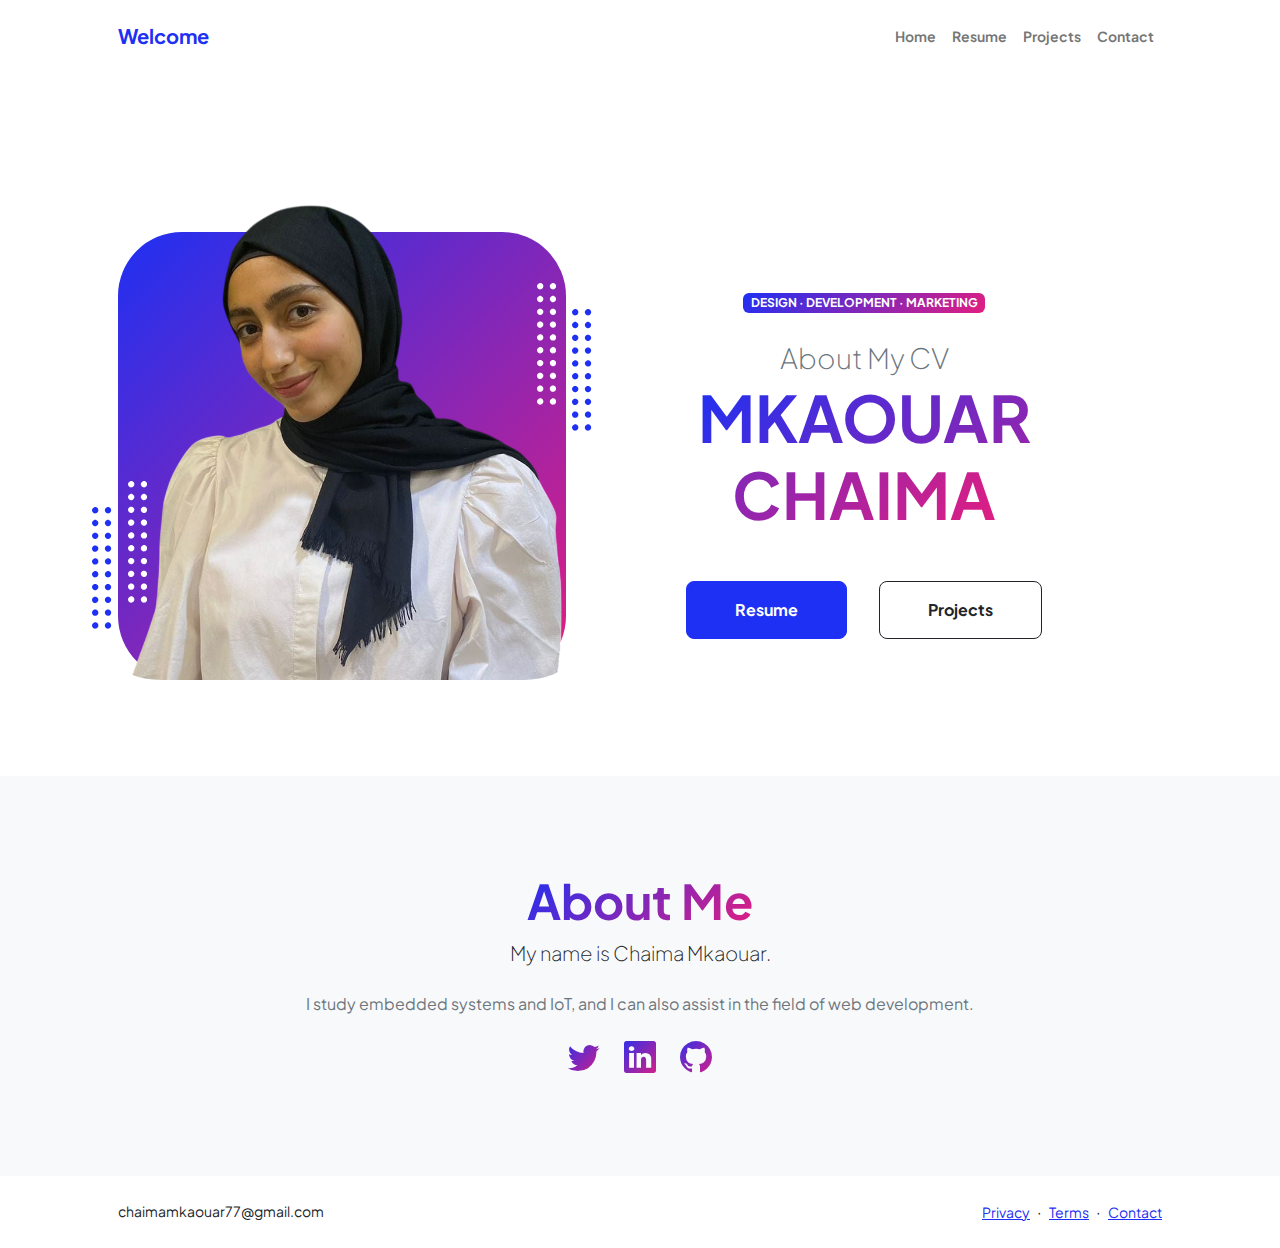
<file: docs/index.html>
<!DOCTYPE html>
<html lang="en">
    <head>
        <meta charset="utf-8" />
        <meta name="viewport" content="width=device-width, initial-scale=1, shrink-to-fit=no" />
        <meta name="description" content="" />
        <meta name="author" content="" />
        <title>Personal</title>
        <!-- Favicon-->
        <link rel="icon" type="image/x-icon" href="assets/favicon.ico" />
        <!-- Custom Google font-->
        <link rel="preconnect" href="https://fonts.googleapis.com" />
        <link rel="preconnect" href="https://fonts.gstatic.com" crossorigin />
        <link href="https://fonts.googleapis.com/css2?family=Plus+Jakarta+Sans:wght@100;200;300;400;500;600;700;800;900&amp;display=swap" rel="stylesheet" />
        <!-- Bootstrap icons-->
        <link href="https://cdn.jsdelivr.net/npm/bootstrap-icons@1.8.1/font/bootstrap-icons.css" rel="stylesheet" />
        <!-- Core theme CSS (includes Bootstrap)-->
        <link href="styles.css" rel="stylesheet" />
        <style>
            .profile-img{
                float: right;
            }
        </style>
    </head>
    <body class="d-flex flex-column h-100">
        <main class="flex-shrink-0">
            <!-- Navigation-->
            <nav class="navbar navbar-expand-lg navbar-light bg-white py-3">
                <div class="container px-5">
                    <a class="navbar-brand" href="index.html"><span class="fw-bolder text-primary">Welcome</span></a>
                    <button class="navbar-toggler" type="button" data-bs-toggle="collapse" data-bs-target="#navbarSupportedContent" aria-controls="navbarSupportedContent" aria-expanded="false" aria-label="Toggle navigation"><span class="navbar-toggler-icon"></span></button>
                    <div class="collapse navbar-collapse" id="navbarSupportedContent">
                        <ul class="navbar-nav ms-auto mb-2 mb-lg-0 small fw-bolder">
                            <li class="nav-item"><a class="nav-link" href="index.html">Home</a></li>
                            <li class="nav-item"><a class="nav-link" href="resume.html">Resume</a></li>
                            <li class="nav-item"><a class="nav-link" href="projects.html">Projects</a></li>
                            <li class="nav-item"><a class="nav-link" href="contact.html">Contact</a></li>
                        </ul>
                    </div>
                </div>
            </nav>
            <!-- Header-->
            <header class="py-5">
                <div class=" d-flex container px-5 pb-5">
                    <div class="col-xxl-7">
                            <!-- Header profile picture-->
                            <div class="d-flex justify-content-center mt-5 mt-xxl-0">
                                <div class="profile bg-gradient-primary-to-secondary">
                                    <!-- TIP: For best results, use a photo with a transparent background like the demo example below-->
                                    <!-- Watch a tutorial on how to do this on YouTube (link)-->
                                    <img class="profile-img" src="profile.png" alt="..." />
                                    <div class="dots-1">
                                        <!-- SVG Dots-->
                                        <svg version="1.1" xmlns="http://www.w3.org/2000/svg" xmlns:xlink="http://www.w3.org/1999/xlink" x="0px" y="0px" viewBox="0 0 191.6 1215.4" style="enable-background: new 0 0 191.6 1215.4" xml:space="preserve">
                                            <g transform="translate(0.000000,1280.000000) scale(0.100000,-0.100000)">
                                                <path d="M227.7,12788.6c-105-35-200-141-222-248c-43-206,163-412,369-369c155,32,275,190,260,339c-11,105-90,213-190,262        C383.7,12801.6,289.7,12808.6,227.7,12788.6z"></path>
                                                <path d="M1507.7,12788.6c-151-50-253-216-222-362c25-119,136-230,254-255c194-41,395,142,375,339c-11,105-90,213-190,262        C1663.7,12801.6,1569.7,12808.6,1507.7,12788.6z"></path>
                                                <path d="M227.7,11508.6c-105-35-200-141-222-248c-43-206,163-412,369-369c155,32,275,190,260,339c-11,105-90,213-190,262        C383.7,11521.6,289.7,11528.6,227.7,11508.6z"></path>
                                                <path d="M1507.7,11508.6c-151-50-253-216-222-362c25-119,136-230,254-255c194-41,395,142,375,339c-11,105-90,213-190,262        C1663.7,11521.6,1569.7,11528.6,1507.7,11508.6z"></path>
                                                <path d="M227.7,10228.6c-105-35-200-141-222-248c-43-206,163-412,369-369c155,32,275,190,260,339c-11,105-90,213-190,262        C383.7,10241.6,289.7,10248.6,227.7,10228.6z"></path>
                                                <path d="M1507.7,10228.6c-105-35-200-141-222-248c-43-206,163-412,369-369c155,32,275,190,260,339c-11,105-90,213-190,262        C1663.7,10241.6,1569.7,10248.6,1507.7,10228.6z"></path>
                                                <path d="M227.7,8948.6c-105-35-200-141-222-248c-43-206,163-412,369-369c155,32,275,190,260,339c-11,105-90,213-190,262        C383.7,8961.6,289.7,8968.6,227.7,8948.6z"></path>
                                                <path d="M1507.7,8948.6c-105-35-200-141-222-248c-43-206,163-412,369-369c155,32,275,190,260,339c-11,105-90,213-190,262        C1663.7,8961.6,1569.7,8968.6,1507.7,8948.6z"></path>
                                                <path d="M227.7,7668.6c-105-35-200-141-222-248c-43-206,163-412,369-369c155,32,275,190,260,339c-11,105-90,213-190,262        C383.7,7681.6,289.7,7688.6,227.7,7668.6z"></path>
                                                <path d="M1507.7,7668.6c-105-35-200-141-222-248c-43-206,163-412,369-369c155,32,275,190,260,339c-11,105-90,213-190,262        C1663.7,7681.6,1569.7,7688.6,1507.7,7668.6z"></path>
                                                <path d="M227.7,6388.6c-105-35-200-141-222-248c-43-206,163-412,369-369c155,32,275,190,260,339c-11,105-90,213-190,262        C383.7,6401.6,289.7,6408.6,227.7,6388.6z"></path>
                                                <path d="M1507.7,6388.6c-105-35-200-141-222-248c-43-206,163-412,369-369c155,32,275,190,260,339c-11,105-90,213-190,262        C1663.7,6401.6,1569.7,6408.6,1507.7,6388.6z"></path>
                                                <path d="M227.7,5108.6c-105-35-200-141-222-248c-43-206,163-412,369-369c155,32,275,190,260,339c-11,105-90,213-190,262        C383.7,5121.6,289.7,5128.6,227.7,5108.6z"></path>
                                                <path d="M1507.7,5108.6c-105-35-200-141-222-248c-43-206,163-412,369-369c155,32,275,190,260,339c-11,105-90,213-190,262        C1663.7,5121.6,1569.7,5128.6,1507.7,5108.6z"></path>
                                                <path d="M227.7,3828.6c-105-35-200-141-222-248c-43-206,163-412,369-369c155,32,275,190,260,339c-11,105-90,213-190,262        C383.7,3841.6,289.7,3848.6,227.7,3828.6z"></path>
                                                <path d="M1507.7,3828.6c-105-35-200-141-222-248c-43-206,163-412,369-369c155,32,275,190,260,339c-11,105-90,213-190,262        C1663.7,3841.6,1569.7,3848.6,1507.7,3828.6z"></path>
                                                <path d="M227.7,2548.6c-105-35-200-141-222-248c-43-206,163-412,369-369c155,32,275,190,260,339c-11,105-90,213-190,262        C383.7,2561.6,289.7,2568.6,227.7,2548.6z"></path>
                                                <path d="M1507.7,2548.6c-105-35-200-141-222-248c-43-206,163-412,369-369c155,32,275,190,260,339c-11,105-90,213-190,262        C1663.7,2561.6,1569.7,2568.6,1507.7,2548.6z"></path>
                                                <path d="M227.7,1268.6c-105-35-200-141-222-248c-43-206,163-412,369-369c155,32,275,190,260,339c-11,105-90,213-190,262        C383.7,1281.6,289.7,1288.6,227.7,1268.6z"></path>
                                                <path d="M1507.7,1268.6c-105-35-200-141-222-248c-43-206,163-412,369-369c155,32,275,190,260,339c-11,105-90,213-190,262        C1663.7,1281.6,1569.7,1288.6,1507.7,1268.6z"></path>
                                            </g>
                                        </svg>
                                        <!-- END of SVG dots-->
                                    </div>
                                    <div class="dots-2">
                                        <!-- SVG Dots-->
                                        <svg version="1.1" xmlns="http://www.w3.org/2000/svg" xmlns:xlink="http://www.w3.org/1999/xlink" x="0px" y="0px" viewBox="0 0 191.6 1215.4" style="enable-background: new 0 0 191.6 1215.4" xml:space="preserve">
                                            <g transform="translate(0.000000,1280.000000) scale(0.100000,-0.100000)">
                                                <path d="M227.7,12788.6c-105-35-200-141-222-248c-43-206,163-412,369-369c155,32,275,190,260,339c-11,105-90,213-190,262        C383.7,12801.6,289.7,12808.6,227.7,12788.6z"></path>
                                                <path d="M1507.7,12788.6c-151-50-253-216-222-362c25-119,136-230,254-255c194-41,395,142,375,339c-11,105-90,213-190,262        C1663.7,12801.6,1569.7,12808.6,1507.7,12788.6z"></path>
                                                <path d="M227.7,11508.6c-105-35-200-141-222-248c-43-206,163-412,369-369c155,32,275,190,260,339c-11,105-90,213-190,262        C383.7,11521.6,289.7,11528.6,227.7,11508.6z"></path>
                                                <path d="M1507.7,11508.6c-151-50-253-216-222-362c25-119,136-230,254-255c194-41,395,142,375,339c-11,105-90,213-190,262        C1663.7,11521.6,1569.7,11528.6,1507.7,11508.6z"></path>
                                                <path d="M227.7,10228.6c-105-35-200-141-222-248c-43-206,163-412,369-369c155,32,275,190,260,339c-11,105-90,213-190,262        C383.7,10241.6,289.7,10248.6,227.7,10228.6z"></path>
                                                <path d="M1507.7,10228.6c-105-35-200-141-222-248c-43-206,163-412,369-369c155,32,275,190,260,339c-11,105-90,213-190,262        C1663.7,10241.6,1569.7,10248.6,1507.7,10228.6z"></path>
                                                <path d="M227.7,8948.6c-105-35-200-141-222-248c-43-206,163-412,369-369c155,32,275,190,260,339c-11,105-90,213-190,262        C383.7,8961.6,289.7,8968.6,227.7,8948.6z"></path>
                                                <path d="M1507.7,8948.6c-105-35-200-141-222-248c-43-206,163-412,369-369c155,32,275,190,260,339c-11,105-90,213-190,262        C1663.7,8961.6,1569.7,8968.6,1507.7,8948.6z"></path>
                                                <path d="M227.7,7668.6c-105-35-200-141-222-248c-43-206,163-412,369-369c155,32,275,190,260,339c-11,105-90,213-190,262        C383.7,7681.6,289.7,7688.6,227.7,7668.6z"></path>
                                                <path d="M1507.7,7668.6c-105-35-200-141-222-248c-43-206,163-412,369-369c155,32,275,190,260,339c-11,105-90,213-190,262        C1663.7,7681.6,1569.7,7688.6,1507.7,7668.6z"></path>
                                                <path d="M227.7,6388.6c-105-35-200-141-222-248c-43-206,163-412,369-369c155,32,275,190,260,339c-11,105-90,213-190,262        C383.7,6401.6,289.7,6408.6,227.7,6388.6z"></path>
                                                <path d="M1507.7,6388.6c-105-35-200-141-222-248c-43-206,163-412,369-369c155,32,275,190,260,339c-11,105-90,213-190,262        C1663.7,6401.6,1569.7,6408.6,1507.7,6388.6z"></path>
                                                <path d="M227.7,5108.6c-105-35-200-141-222-248c-43-206,163-412,369-369c155,32,275,190,260,339c-11,105-90,213-190,262        C383.7,5121.6,289.7,5128.6,227.7,5108.6z"></path>
                                                <path d="M1507.7,5108.6c-105-35-200-141-222-248c-43-206,163-412,369-369c155,32,275,190,260,339c-11,105-90,213-190,262        C1663.7,5121.6,1569.7,5128.6,1507.7,5108.6z"></path>
                                                <path d="M227.7,3828.6c-105-35-200-141-222-248c-43-206,163-412,369-369c155,32,275,190,260,339c-11,105-90,213-190,262        C383.7,3841.6,289.7,3848.6,227.7,3828.6z"></path>
                                                <path d="M1507.7,3828.6c-105-35-200-141-222-248c-43-206,163-412,369-369c155,32,275,190,260,339c-11,105-90,213-190,262        C1663.7,3841.6,1569.7,3848.6,1507.7,3828.6z"></path>
                                                <path d="M227.7,2548.6c-105-35-200-141-222-248c-43-206,163-412,369-369c155,32,275,190,260,339c-11,105-90,213-190,262        C383.7,2561.6,289.7,2568.6,227.7,2548.6z"></path>
                                                <path d="M1507.7,2548.6c-105-35-200-141-222-248c-43-206,163-412,369-369c155,32,275,190,260,339c-11,105-90,213-190,262        C1663.7,2561.6,1569.7,2568.6,1507.7,2548.6z"></path>
                                                <path d="M227.7,1268.6c-105-35-200-141-222-248c-43-206,163-412,369-369c155,32,275,190,260,339c-11,105-90,213-190,262        C383.7,1281.6,289.7,1288.6,227.7,1268.6z"></path>
                                                <path d="M1507.7,1268.6c-105-35-200-141-222-248c-43-206,163-412,369-369c155,32,275,190,260,339c-11,105-90,213-190,262        C1663.7,1281.6,1569.7,1288.6,1507.7,1268.6z"></path>
                                            </g>
                                        </svg>
                                        <!-- END of SVG dots-->
                                    </div>
                                    <div class="dots-3">
                                        <!-- SVG Dots-->
                                        <svg version="1.1" xmlns="http://www.w3.org/2000/svg" xmlns:xlink="http://www.w3.org/1999/xlink" x="0px" y="0px" viewBox="0 0 191.6 1215.4" style="enable-background: new 0 0 191.6 1215.4" xml:space="preserve">
                                            <g transform="translate(0.000000,1280.000000) scale(0.100000,-0.100000)">
                                                <path d="M227.7,12788.6c-105-35-200-141-222-248c-43-206,163-412,369-369c155,32,275,190,260,339c-11,105-90,213-190,262        C383.7,12801.6,289.7,12808.6,227.7,12788.6z"></path>
                                                <path d="M1507.7,12788.6c-151-50-253-216-222-362c25-119,136-230,254-255c194-41,395,142,375,339c-11,105-90,213-190,262        C1663.7,12801.6,1569.7,12808.6,1507.7,12788.6z"></path>
                                                <path d="M227.7,11508.6c-105-35-200-141-222-248c-43-206,163-412,369-369c155,32,275,190,260,339c-11,105-90,213-190,262        C383.7,11521.6,289.7,11528.6,227.7,11508.6z"></path>
                                                <path d="M1507.7,11508.6c-151-50-253-216-222-362c25-119,136-230,254-255c194-41,395,142,375,339c-11,105-90,213-190,262        C1663.7,11521.6,1569.7,11528.6,1507.7,11508.6z"></path>
                                                <path d="M227.7,10228.6c-105-35-200-141-222-248c-43-206,163-412,369-369c155,32,275,190,260,339c-11,105-90,213-190,262        C383.7,10241.6,289.7,10248.6,227.7,10228.6z"></path>
                                                <path d="M1507.7,10228.6c-105-35-200-141-222-248c-43-206,163-412,369-369c155,32,275,190,260,339c-11,105-90,213-190,262        C1663.7,10241.6,1569.7,10248.6,1507.7,10228.6z"></path>
                                                <path d="M227.7,8948.6c-105-35-200-141-222-248c-43-206,163-412,369-369c155,32,275,190,260,339c-11,105-90,213-190,262        C383.7,8961.6,289.7,8968.6,227.7,8948.6z"></path>
                                                <path d="M1507.7,8948.6c-105-35-200-141-222-248c-43-206,163-412,369-369c155,32,275,190,260,339c-11,105-90,213-190,262        C1663.7,8961.6,1569.7,8968.6,1507.7,8948.6z"></path>
                                                <path d="M227.7,7668.6c-105-35-200-141-222-248c-43-206,163-412,369-369c155,32,275,190,260,339c-11,105-90,213-190,262        C383.7,7681.6,289.7,7688.6,227.7,7668.6z"></path>
                                                <path d="M1507.7,7668.6c-105-35-200-141-222-248c-43-206,163-412,369-369c155,32,275,190,260,339c-11,105-90,213-190,262        C1663.7,7681.6,1569.7,7688.6,1507.7,7668.6z"></path>
                                                <path d="M227.7,6388.6c-105-35-200-141-222-248c-43-206,163-412,369-369c155,32,275,190,260,339c-11,105-90,213-190,262        C383.7,6401.6,289.7,6408.6,227.7,6388.6z"></path>
                                                <path d="M1507.7,6388.6c-105-35-200-141-222-248c-43-206,163-412,369-369c155,32,275,190,260,339c-11,105-90,213-190,262        C1663.7,6401.6,1569.7,6408.6,1507.7,6388.6z"></path>
                                                <path d="M227.7,5108.6c-105-35-200-141-222-248c-43-206,163-412,369-369c155,32,275,190,260,339c-11,105-90,213-190,262        C383.7,5121.6,289.7,5128.6,227.7,5108.6z"></path>
                                                <path d="M1507.7,5108.6c-105-35-200-141-222-248c-43-206,163-412,369-369c155,32,275,190,260,339c-11,105-90,213-190,262        C1663.7,5121.6,1569.7,5128.6,1507.7,5108.6z"></path>
                                                <path d="M227.7,3828.6c-105-35-200-141-222-248c-43-206,163-412,369-369c155,32,275,190,260,339c-11,105-90,213-190,262        C383.7,3841.6,289.7,3848.6,227.7,3828.6z"></path>
                                                <path d="M1507.7,3828.6c-105-35-200-141-222-248c-43-206,163-412,369-369c155,32,275,190,260,339c-11,105-90,213-190,262        C1663.7,3841.6,1569.7,3848.6,1507.7,3828.6z"></path>
                                                <path d="M227.7,2548.6c-105-35-200-141-222-248c-43-206,163-412,369-369c155,32,275,190,260,339c-11,105-90,213-190,262        C383.7,2561.6,289.7,2568.6,227.7,2548.6z"></path>
                                                <path d="M1507.7,2548.6c-105-35-200-141-222-248c-43-206,163-412,369-369c155,32,275,190,260,339c-11,105-90,213-190,262        C1663.7,2561.6,1569.7,2568.6,1507.7,2548.6z"></path>
                                                <path d="M227.7,1268.6c-105-35-200-141-222-248c-43-206,163-412,369-369c155,32,275,190,260,339c-11,105-90,213-190,262        C383.7,1281.6,289.7,1288.6,227.7,1268.6z"></path>
                                                <path d="M1507.7,1268.6c-105-35-200-141-222-248c-43-206,163-412,369-369c155,32,275,190,260,339c-11,105-90,213-190,262        C1663.7,1281.6,1569.7,1288.6,1507.7,1268.6z"></path>
                                            </g>
                                        </svg>
                                        <!-- END of SVG dots-->
                                    </div>
                                    <div class="dots-4">
                                        <!-- SVG Dots-->
                                        <svg version="1.1" xmlns="http://www.w3.org/2000/svg" xmlns:xlink="http://www.w3.org/1999/xlink" x="0px" y="0px" viewBox="0 0 191.6 1215.4" style="enable-background: new 0 0 191.6 1215.4" xml:space="preserve">
                                            <g transform="translate(0.000000,1280.000000) scale(0.100000,-0.100000)">
                                                <path d="M227.7,12788.6c-105-35-200-141-222-248c-43-206,163-412,369-369c155,32,275,190,260,339c-11,105-90,213-190,262        C383.7,12801.6,289.7,12808.6,227.7,12788.6z"></path>
                                                <path d="M1507.7,12788.6c-151-50-253-216-222-362c25-119,136-230,254-255c194-41,395,142,375,339c-11,105-90,213-190,262        C1663.7,12801.6,1569.7,12808.6,1507.7,12788.6z"></path>
                                                <path d="M227.7,11508.6c-105-35-200-141-222-248c-43-206,163-412,369-369c155,32,275,190,260,339c-11,105-90,213-190,262        C383.7,11521.6,289.7,11528.6,227.7,11508.6z"></path>
                                                <path d="M1507.7,11508.6c-151-50-253-216-222-362c25-119,136-230,254-255c194-41,395,142,375,339c-11,105-90,213-190,262        C1663.7,11521.6,1569.7,11528.6,1507.7,11508.6z"></path>
                                                <path d="M227.7,10228.6c-105-35-200-141-222-248c-43-206,163-412,369-369c155,32,275,190,260,339c-11,105-90,213-190,262        C383.7,10241.6,289.7,10248.6,227.7,10228.6z"></path>
                                                <path d="M1507.7,10228.6c-105-35-200-141-222-248c-43-206,163-412,369-369c155,32,275,190,260,339c-11,105-90,213-190,262        C1663.7,10241.6,1569.7,10248.6,1507.7,10228.6z"></path>
                                                <path d="M227.7,8948.6c-105-35-200-141-222-248c-43-206,163-412,369-369c155,32,275,190,260,339c-11,105-90,213-190,262        C383.7,8961.6,289.7,8968.6,227.7,8948.6z"></path>
                                                <path d="M1507.7,8948.6c-105-35-200-141-222-248c-43-206,163-412,369-369c155,32,275,190,260,339c-11,105-90,213-190,262        C1663.7,8961.6,1569.7,8968.6,1507.7,8948.6z"></path>
                                                <path d="M227.7,7668.6c-105-35-200-141-222-248c-43-206,163-412,369-369c155,32,275,190,260,339c-11,105-90,213-190,262        C383.7,7681.6,289.7,7688.6,227.7,7668.6z"></path>
                                                <path d="M1507.7,7668.6c-105-35-200-141-222-248c-43-206,163-412,369-369c155,32,275,190,260,339c-11,105-90,213-190,262        C1663.7,7681.6,1569.7,7688.6,1507.7,7668.6z"></path>
                                                <path d="M227.7,6388.6c-105-35-200-141-222-248c-43-206,163-412,369-369c155,32,275,190,260,339c-11,105-90,213-190,262        C383.7,6401.6,289.7,6408.6,227.7,6388.6z"></path>
                                                <path d="M1507.7,6388.6c-105-35-200-141-222-248c-43-206,163-412,369-369c155,32,275,190,260,339c-11,105-90,213-190,262        C1663.7,6401.6,1569.7,6408.6,1507.7,6388.6z"></path>
                                                <path d="M227.7,5108.6c-105-35-200-141-222-248c-43-206,163-412,369-369c155,32,275,190,260,339c-11,105-90,213-190,262        C383.7,5121.6,289.7,5128.6,227.7,5108.6z"></path>
                                                <path d="M1507.7,5108.6c-105-35-200-141-222-248c-43-206,163-412,369-369c155,32,275,190,260,339c-11,105-90,213-190,262        C1663.7,5121.6,1569.7,5128.6,1507.7,5108.6z"></path>
                                                <path d="M227.7,3828.6c-105-35-200-141-222-248c-43-206,163-412,369-369c155,32,275,190,260,339c-11,105-90,213-190,262        C383.7,3841.6,289.7,3848.6,227.7,3828.6z"></path>
                                                <path d="M1507.7,3828.6c-105-35-200-141-222-248c-43-206,163-412,369-369c155,32,275,190,260,339c-11,105-90,213-190,262        C1663.7,3841.6,1569.7,3848.6,1507.7,3828.6z"></path>
                                                <path d="M227.7,2548.6c-105-35-200-141-222-248c-43-206,163-412,369-369c155,32,275,190,260,339c-11,105-90,213-190,262        C383.7,2561.6,289.7,2568.6,227.7,2548.6z"></path>
                                                <path d="M1507.7,2548.6c-105-35-200-141-222-248c-43-206,163-412,369-369c155,32,275,190,260,339c-11,105-90,213-190,262        C1663.7,2561.6,1569.7,2568.6,1507.7,2548.6z"></path>
                                                <path d="M227.7,1268.6c-105-35-200-141-222-248c-43-206,163-412,369-369c155,32,275,190,260,339c-11,105-90,213-190,262        C383.7,1281.6,289.7,1288.6,227.7,1268.6z"></path>
                                                <path d="M1507.7,1268.6c-105-35-200-141-222-248c-43-206,163-412,369-369c155,32,275,190,260,339c-11,105-90,213-190,262        C1663.7,1281.6,1569.7,1288.6,1507.7,1268.6z"></path>
                                            </g>
                                        </svg>
                                        <!-- END of SVG dots-->
                                    </div>
                                </div>
                            </div>
                        </div>
                    <div class="row gx-5 align-items-center">
                        <div class="col-xxl-5">
                            <!-- Header text content-->
                            <div class="text-center text-xxl-start">
                                <br>
                                <br>
                                <br>
                                <br>
                                <br>
                                <br>
                                <div class="badge bg-gradient-primary-to-secondary text-white mb-4"><div class="text-uppercase">Design &middot; Development &middot; Marketing</div></div>
                                <div class="fs-3 fw-light text-muted">About My CV</div>
                                <h1 class="display-3 fw-bolder mb-5"><span class="text-gradient d-inline">     MKAOUAR   CHAIMA    </span></h1>
                                <div class="d-grid gap-3 d-sm-flex justify-content-sm-center justify-content-xxl-start mb-3">
                                    <a class="btn btn-primary btn-lg px-5 py-3 me-sm-3 fs-6 fw-bolder" href="resume.html">Resume</a>
                                    <a class="btn btn-outline-dark btn-lg px-5 py-3 fs-6 fw-bolder" href="projects.html">Projects</a>
                                </div>
                            </div>
                        </div>
                        
                    </div>
                </div>
            </header>
            <!-- About Section-->
            <section class="bg-light py-5">
                <div class="container px-5">
                    <div class="row gx-5 justify-content-center">
                        <div class="col-xxl-8">
                            <div class="text-center my-5">
                                <h2 class="display-5 fw-bolder"><span class="text-gradient d-inline">About Me</span></h2>
                                <p class="lead fw-light mb-4">My name is Chaima Mkaouar. </p>
                                <p class="text-muted">I study embedded systems and IoT, and I can also assist in the field of web development.</p>
                                <div class="d-flex justify-content-center fs-2 gap-4">
                                    <a class="text-gradient" href="#!"><i class="bi bi-twitter"></i></a>
                                    <a class="text-gradient" href="#!"><i class="bi bi-linkedin"></i></a>
                                    <a class="text-gradient" href="https://github.com/chaima25634"><i class="bi bi-github"></i></a>
                                </div>
                            </div>
                        </div>
                    </div>
                </div>
            </section>
        </main>
        <!-- Footer-->
        <footer class="bg-white py-4 mt-auto">
            <div class="container px-5">
                <div class="row align-items-center justify-content-between flex-column flex-sm-row">
                    <div class="col-auto"><div class="small m-0">chaimamkaouar77@gmail.com</div></div>
                    <div class="col-auto">
                        <a class="small" href="#!">Privacy</a>
                        <span class="mx-1">&middot;</span>
                        <a class="small" href="#!">Terms</a>
                        <span class="mx-1">&middot;</span>
                        <a class="small" href="#!">Contact</a>
                    </div>
                </div>
            </div>
        </footer>
        <!-- Bootstrap core JS-->
        <script src="https://cdn.jsdelivr.net/npm/bootstrap@5.2.3/dist/js/bootstrap.bundle.min.js"></script>
        <!-- Core theme JS-->
        <script src="scripts.js"></script>
    </body>
</html>
</file>
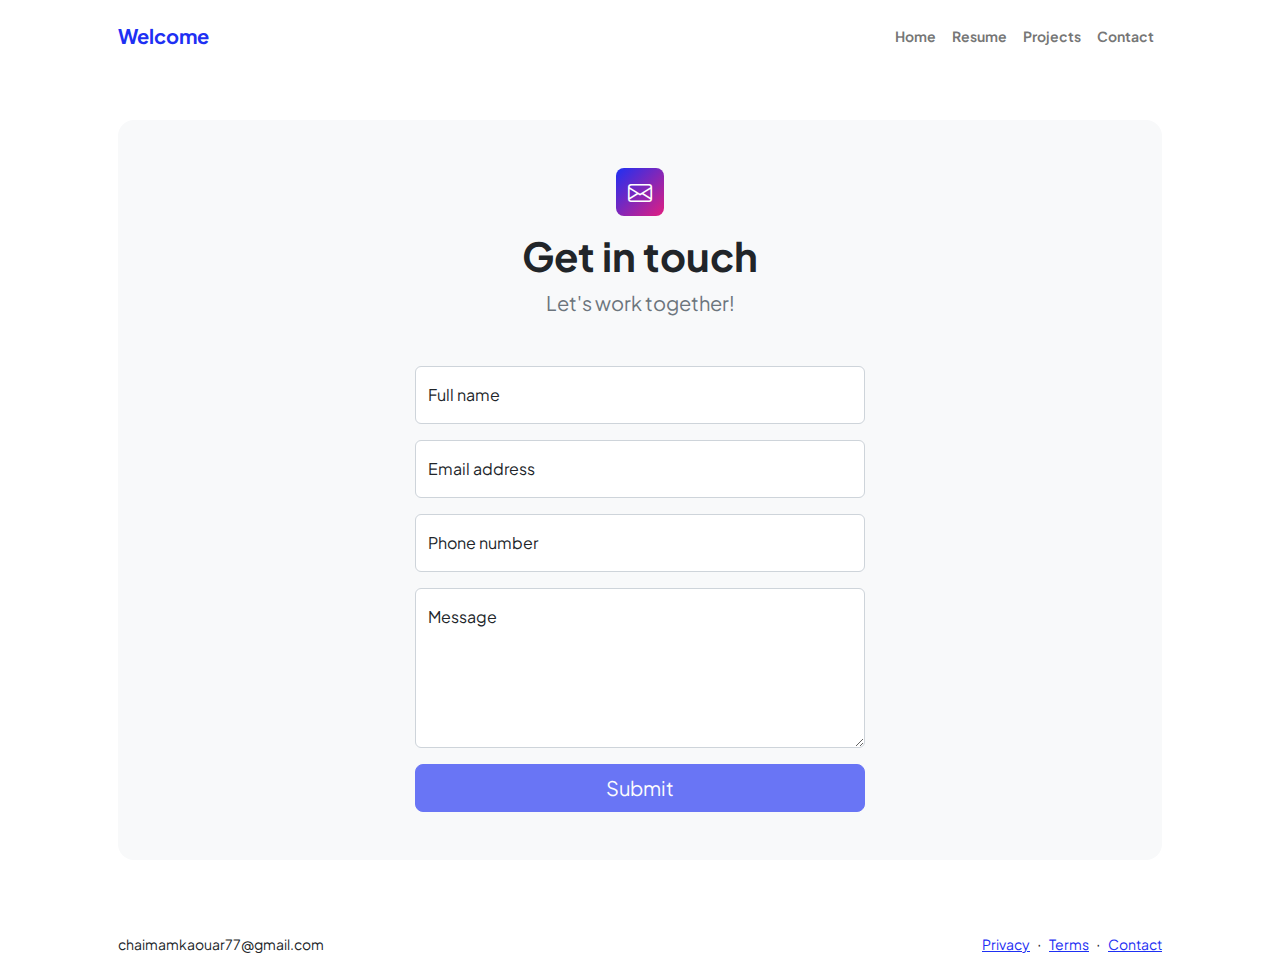
<file: docs/contact.html>
<!DOCTYPE html>
<html lang="en">
    <head>
        <meta charset="utf-8" />
        <meta name="viewport" content="width=device-width, initial-scale=1, shrink-to-fit=no" />
        <meta name="description" content />
        <meta name="author" content />
        <title>Modern Business - Start </title>
        <!-- Favicon-->
        <link rel="icon" type="image/x-icon" href="assets/favicon.ico" />
        <!-- Custom Google font-->
        <link rel="preconnect" href="https://fonts.googleapis.com" />
        <link rel="preconnect" href="https://fonts.gstatic.com" crossorigin />
        <link href="https://fonts.googleapis.com/css2?family=Plus+Jakarta+Sans:wght@100;200;300;400;500;600;700;800;900&amp;display=swap" rel="stylesheet" />
        <!-- Bootstrap icons-->
        <link href="https://cdn.jsdelivr.net/npm/bootstrap-icons@1.8.1/font/bootstrap-icons.css" rel="stylesheet" />
        <!-- Core theme CSS (includes Bootstrap)-->
        <link href="styles.css" rel="stylesheet" />
    </head>
    <body class="d-flex flex-column">
        <main class="flex-shrink-0">
            <!-- Navigation-->
            <nav class="navbar navbar-expand-lg navbar-light bg-white py-3">
                <div class="container px-5">
                    <a class="navbar-brand" href="index.html"><span class="fw-bolder text-primary">Welcome</span></a>
                    <button class="navbar-toggler" type="button" data-bs-toggle="collapse" data-bs-target="#navbarSupportedContent" aria-controls="navbarSupportedContent" aria-expanded="false" aria-label="Toggle navigation"><span class="navbar-toggler-icon"></span></button>
                    <div class="collapse navbar-collapse" id="navbarSupportedContent">
                        <ul class="navbar-nav ms-auto mb-2 mb-lg-0 small fw-bolder">
                            <li class="nav-item"><a class="nav-link" href="index.html">Home</a></li>
                            <li class="nav-item"><a class="nav-link" href="resume.html">Resume</a></li>
                            <li class="nav-item"><a class="nav-link" href="projects.html">Projects</a></li>
                            <li class="nav-item"><a class="nav-link" href="contact.html">Contact</a></li>
                        </ul>
                    </div>
                </div>
            </nav>
            <!-- Page content-->
            <section class="py-5">
                <div class="container px-5">
                    <!-- Contact form-->
                    <div class="bg-light rounded-4 py-5 px-4 px-md-5">
                        <div class="text-center mb-5">
                            <div class="feature bg-primary bg-gradient-primary-to-secondary text-white rounded-3 mb-3"><i class="bi bi-envelope"></i></div>
                            <h1 class="fw-bolder">Get in touch</h1>
                            <p class="lead fw-normal text-muted mb-0">Let's work together!</p>
                        </div>
                        <div class="row gx-5 justify-content-center">
                            <div class="col-lg-8 col-xl-6">
                                <!-- * * * * * * * * * * * * * * *-->
                                <!-- * * SB Forms Contact Form * *-->
                                <!-- * * * * * * * * * * * * * * *-->
                                <!-- This form is pre-integrated with SB Forms.-->
                                <!-- To make this form functional, sign up at-->
                                <!-- https://startbootstrap.com/solution/contact-forms-->
                                <!-- to get an API token!-->
                                <form id="contactForm" data-sb-form-api-token="API_TOKEN">
                                    <!-- Name input-->
                                    <div class="form-floating mb-3">
                                        <input class="form-control" id="name" type="text" placeholder="Enter your name..." data-sb-validations="required" />
                                        <label for="name">Full name</label>
                                        <div class="invalid-feedback" data-sb-feedback="name:required">A name is required.</div>
                                    </div>
                                    <!-- Email address input-->
                                    <div class="form-floating mb-3">
                                        <input class="form-control" id="email" type="email" placeholder="name@example.com" data-sb-validations="required,email" />
                                        <label for="email">Email address</label>
                                        <div class="invalid-feedback" data-sb-feedback="email:required">An email is required.</div>
                                        <div class="invalid-feedback" data-sb-feedback="email:email">Email is not valid.</div>
                                    </div>
                                    <!-- Phone number input-->
                                    <div class="form-floating mb-3">
                                        <input class="form-control" id="phone" type="tel" placeholder="(123) 456-7890" data-sb-validations="required" />
                                        <label for="phone">Phone number</label>
                                        <div class="invalid-feedback" data-sb-feedback="phone:required">A phone number is required.</div>
                                    </div>
                                    <!-- Message input-->
                                    <div class="form-floating mb-3">
                                        <textarea class="form-control" id="message" type="text" placeholder="Enter your message here..." style="height: 10rem" data-sb-validations="required"></textarea>
                                        <label for="message">Message</label>
                                        <div class="invalid-feedback" data-sb-feedback="message:required">A message is required.</div>
                                    </div>
                                    <!-- Submit success message-->
                                    <!---->
                                    <!-- This is what your users will see when the form-->
                                    <!-- has successfully submitted-->
                                    <div class="d-none" id="submitSuccessMessage">
                                        <div class="text-center mb-3">
                                            <div class="fw-bolder">Form submission successful!</div>
                                            To activate this form, sign up at
                                            <br />
                                            <a href="https://startbootstrap.com/solution/contact-forms">https://startbootstrap.com/solution/contact-forms</a>
                                        </div>
                                    </div>
                                    <!-- Submit error message-->
                                    <!---->
                                    <!-- This is what your users will see when there is-->
                                    <!-- an error submitting the form-->
                                    <div class="d-none" id="submitErrorMessage"><div class="text-center text-danger mb-3">Error sending message!</div></div>
                                    <!-- Submit Button-->
                                    <div class="d-grid"><button class="btn btn-primary btn-lg disabled" id="submitButton" type="submit">Submit</button></div>
                                </form>
                            </div>
                        </div>
                    </div>
                </div>
            </section>
        </main>
        <!-- Footer-->
        <footer class="bg-white py-4 mt-auto">
            <div class="container px-5">
                <div class="row align-items-center justify-content-between flex-column flex-sm-row">
                    <div class="col-auto"><div class="small m-0">chaimamkaouar77@gmail.com</div></div>
                    <div class="col-auto">
                        <a class="small" href="#!">Privacy</a>
                        <span class="mx-1">&middot;</span>
                        <a class="small" href="#!">Terms</a>
                        <span class="mx-1">&middot;</span>
                        <a class="small" href="#!">Contact</a>
                    </div>
                </div>
            </div>
        </footer>
        <!-- Bootstrap core JS-->
        <script src="https://cdn.jsdelivr.net/npm/bootstrap@5.2.3/dist/js/bootstrap.bundle.min.js"></script>
        <!-- Core theme JS-->
        <script src="scripts.js"></script>
        <!-- * * * * * * * * * * * * * * * * * * * * * * * * * * * * * * * * * * * * * * * *-->
        <!-- * *                               SB Forms JS                               * *-->
        <!-- * * Activate your form at https://startbootstrap.com/solution/contact-forms * *-->
        <!-- * * * * * * * * * * * * * * * * * * * * * * * * * * * * * * * * * * * * * * * *-->
        <script src="https://cdn.startbootstrap.com/sb-forms-latest.js"></script>
    </body>
</html>
</file>
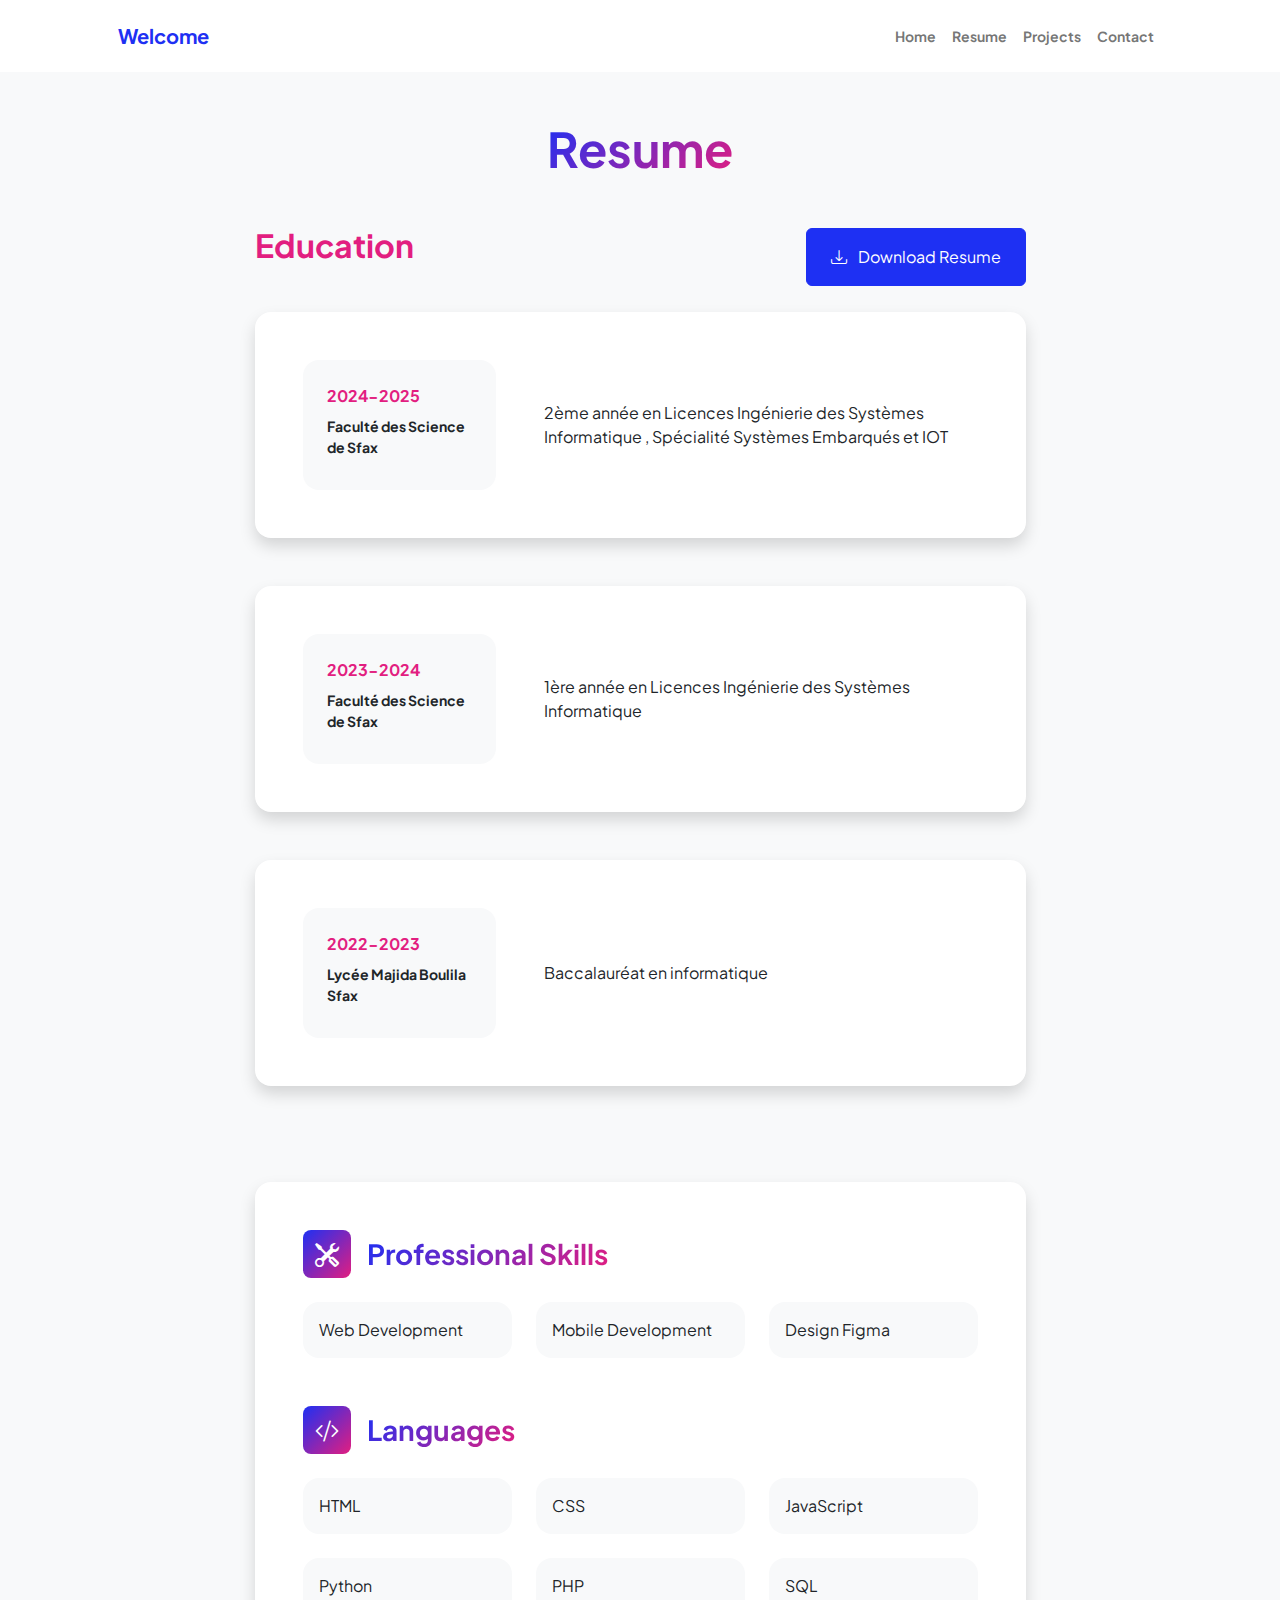
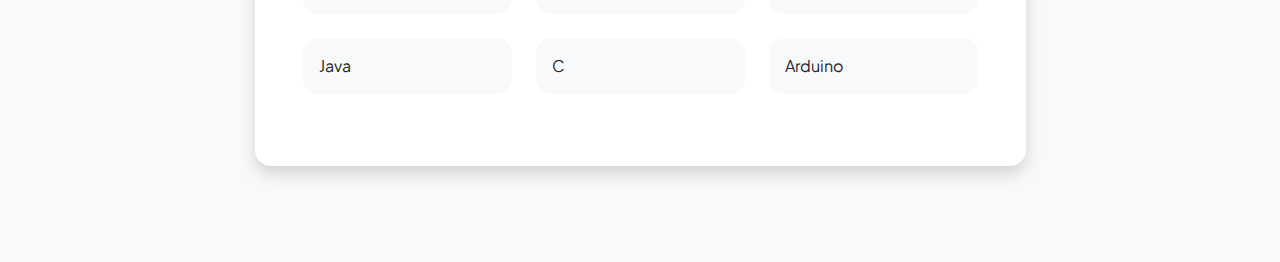
<file: docs/resume.html>
<!DOCTYPE html>
<html lang="en">
    <head>
        <meta charset="utf-8" />
        <meta name="viewport" content="width=device-width, initial-scale=1, shrink-to-fit=no" />
        <meta name="description" content="" />
        <meta name="author" content="" />
        <title>Personal</title>
        <!-- Favicon-->
        <link rel="icon" type="image/x-icon" href="assets/favicon.ico" />
        <!-- Custom Google font-->
        <link rel="preconnect" href="https://fonts.googleapis.com" />
        <link rel="preconnect" href="https://fonts.gstatic.com" crossorigin />
        <link href="https://fonts.googleapis.com/css2?family=Plus+Jakarta+Sans:wght@100;200;300;400;500;600;700;800;900&amp;display=swap" rel="stylesheet" />
        <!-- Bootstrap icons-->
        <link href="https://cdn.jsdelivr.net/npm/bootstrap-icons@1.8.1/font/bootstrap-icons.css" rel="stylesheet" />
        <!-- Core theme CSS (includes Bootstrap)-->
        <link href="styles.css" rel="stylesheet" />
    </head>
    <body class="d-flex flex-column h-100 bg-light">
        <main class="flex-shrink-0">
            <!-- Navigation-->
            <nav class="navbar navbar-expand-lg navbar-light bg-white py-3">
                <div class="container px-5">
                    <a class="navbar-brand" href="index.html"><span class="fw-bolder text-primary">Welcome</span></a>
                    <button class="navbar-toggler" type="button" data-bs-toggle="collapse" data-bs-target="#navbarSupportedContent" aria-controls="navbarSupportedContent" aria-expanded="false" aria-label="Toggle navigation"><span class="navbar-toggler-icon"></span></button>
                    <div class="collapse navbar-collapse" id="navbarSupportedContent">
                        <ul class="navbar-nav ms-auto mb-2 mb-lg-0 small fw-bolder">
                            <li class="nav-item"><a class="nav-link" href="index.html">Home</a></li>
                            <li class="nav-item"><a class="nav-link" href="resume.html">Resume</a></li>
                            <li class="nav-item"><a class="nav-link" href="projects.html">Projects</a></li>
                            <li class="nav-item"><a class="nav-link" href="contact.html">Contact</a></li>
                        </ul>
                    </div>
                </div>
            </nav>
            <!-- Page Content-->
            <div class="container px-5 my-5">
                <div class="text-center mb-5">
                    <h1 class="display-5 fw-bolder mb-0"><span class="text-gradient d-inline">Resume</span></h1>
                </div>
                <div class="row gx-5 justify-content-center">
                    <div class="col-lg-11 col-xl-9 col-xxl-8">
                        <!-- Education Section-->
                        <section>
                            <div class="d-flex align-items-center justify-content-between mb-4">
                                <h2 class="text-secondary fw-bolder mb-4">Education</h2>
                                <!-- Download resume button-->
                                    <!-- Note: Set the link href target to a PDF file within your project-->
                                    <a href="index.html" download="cv" class="btn btn-primary px-4 py-3" href="#!">
                                        <div class="d-inline-block bi bi-download me-2"></div>
                                        Download Resume
                                    </a>
                            </div>
                            <!-- Education Card 1-->
                            <div class="card shadow border-0 rounded-4 mb-5">
                                <div class="card-body p-5">
                                    <div class="row align-items-center gx-5">
                                        <div class="col text-center text-lg-start mb-4 mb-lg-0">
                                            <div class="bg-light p-4 rounded-4">
                                                <div class="text-secondary fw-bolder mb-2">2024-2025</div>
                                                <div class="mb-2">
                                                    <div class="small fw-bolder">Faculté des Science de Sfax </div>
                                                </div>
                                            </div>
                                        </div>
                                        <div class="col-lg-8"><div>2ème année en Licences Ingénierie des Systèmes Informatique , Spécialité Systèmes Embarqués et IOT </div></div>
                                    </div>
                                </div>
                            </div>
                            <!-- Education Card 2-->
                            <div class="card shadow border-0 rounded-4 mb-5">
                                <div class="card-body p-5">
                                    <div class="row align-items-center gx-5">
                                        <div class="col text-center text-lg-start mb-4 mb-lg-0">
                                            <div class="bg-light p-4 rounded-4">
                                                <div class="text-secondary fw-bolder mb-2">2023-2024</div>
                                                <div class="mb-2">
                                                    <div class="small fw-bolder">Faculté des Science de Sfax</div>
                                                </div>
                                            </div>
                                        </div>
                                        <div class="col-lg-8"><div>1ère année en Licences Ingénierie des Systèmes Informatique </div></div>
                                    </div>
                                </div>
                            </div>
                            <!-- Education Card 3-->
                            <div class="card shadow border-0 rounded-4 mb-5">
                                <div class="card-body p-5">
                                    <div class="row align-items-center gx-5">
                                        <div class="col text-center text-lg-start mb-4 mb-lg-0">
                                            <div class="bg-light p-4 rounded-4">
                                                <div class="text-secondary fw-bolder mb-2">2022-2023 </div>
                                                <div class="mb-2">
                                                    <div class="small fw-bolder">Lycée Majida Boulila Sfax </div>
                                                </div>
                                            </div>
                                        </div>
                                        <div class="col-lg-8"><div>Baccalauréat en informatique</div></div>
                                    </div>
                                </div>
                            </div>
                        </section>
                        <!-- Divider-->
                        <div class="pb-5"></div>
                        <!-- Skills Section-->
                        <section>
                            <!-- Skillset Card-->
                            <div class="card shadow border-0 rounded-4 mb-5">
                                <div class="card-body p-5">
                                    <!-- Professional skills list-->
                                    <div class="mb-5">
                                        <div class="d-flex align-items-center mb-4">
                                            <div class="feature bg-primary bg-gradient-primary-to-secondary text-white rounded-3 me-3"><i class="bi bi-tools"></i></div>
                                            <h3 class="fw-bolder mb-0"><span class="text-gradient d-inline">Professional Skills</span></h3>
                                        </div>
                                        <div class="row row-cols-1 row-cols-md-3 mb-4">
                                            <div class="col mb-4 mb-md-0"><div class="d-flex align-items-center bg-light rounded-4 p-3 h-100">Web Development</div></div>
                                            <div class="col mb-4 mb-md-0"><div class="d-flex align-items-center bg-light rounded-4 p-3 h-100">Mobile Development</div></div>
                                            <div class="col"><div class="d-flex align-items-center bg-light rounded-4 p-3 h-100">Design Figma</div></div>
                                        </div>
                                    </div>
                                    <!-- Languages list-->
                                    <div class="mb-0">
                                        <div class="d-flex align-items-center mb-4">
                                            <div class="feature bg-primary bg-gradient-primary-to-secondary text-white rounded-3 me-3"><i class="bi bi-code-slash"></i></div>
                                            <h3 class="fw-bolder mb-0"><span class="text-gradient d-inline">Languages</span></h3>
                                        </div>
                                        <div class="row row-cols-1 row-cols-md-3 mb-4">
                                            <div class="col mb-4 mb-md-0"><div class="d-flex align-items-center bg-light rounded-4 p-3 h-100">HTML</div></div>
                                            <div class="col mb-4 mb-md-0"><div class="d-flex align-items-center bg-light rounded-4 p-3 h-100">CSS</div></div>
                                            <div class="col"><div class="d-flex align-items-center bg-light rounded-4 p-3 h-100">JavaScript</div></div>
                                        </div>
                                        <div class="row row-cols-1 row-cols-md-3 mb-4">
                                            <div class="col mb-4 mb-md-0"><div class="d-flex align-items-center bg-light rounded-4 p-3 h-100">Python</div></div>
                                            <div class="col mb-4 mb-md-0"><div class="d-flex align-items-center bg-light rounded-4 p-3 h-100">PHP</div></div>
                                            <div class="col"><div class="d-flex align-items-center bg-light rounded-4 p-3 h-100">SQL</div></div>
                                        </div>
                                        <div class="row row-cols-1 row-cols-md-3 mb-4">
                                            <div class="col mb-4 mb-md-0"><div class="d-flex align-items-center bg-light rounded-4 p-3 h-100">Java</div></div>
                                            <div class="col mb-4 mb-md-0"><div class="d-flex align-items-center bg-light rounded-4 p-3 h-100">C</div></div>
                                            <div class="col"><div class="d-flex align-items-center bg-light rounded-4 p-3 h-100">Arduino</div></div>
                                        </div>
                                    </div>
                                </div>
                            </div>
                        </section>
                    </div>
                </div>
            </div>
        </main>
        </footer>
        <!-- Bootstrap core JS-->
        <script src="https://cdn.jsdelivr.net/npm/bootstrap@5.2.3/dist/js/bootstrap.bundle.min.js"></script>
        <!-- Core theme JS-->
        <script src="scripts.js"></script>
    </body>
</html>
</file>
